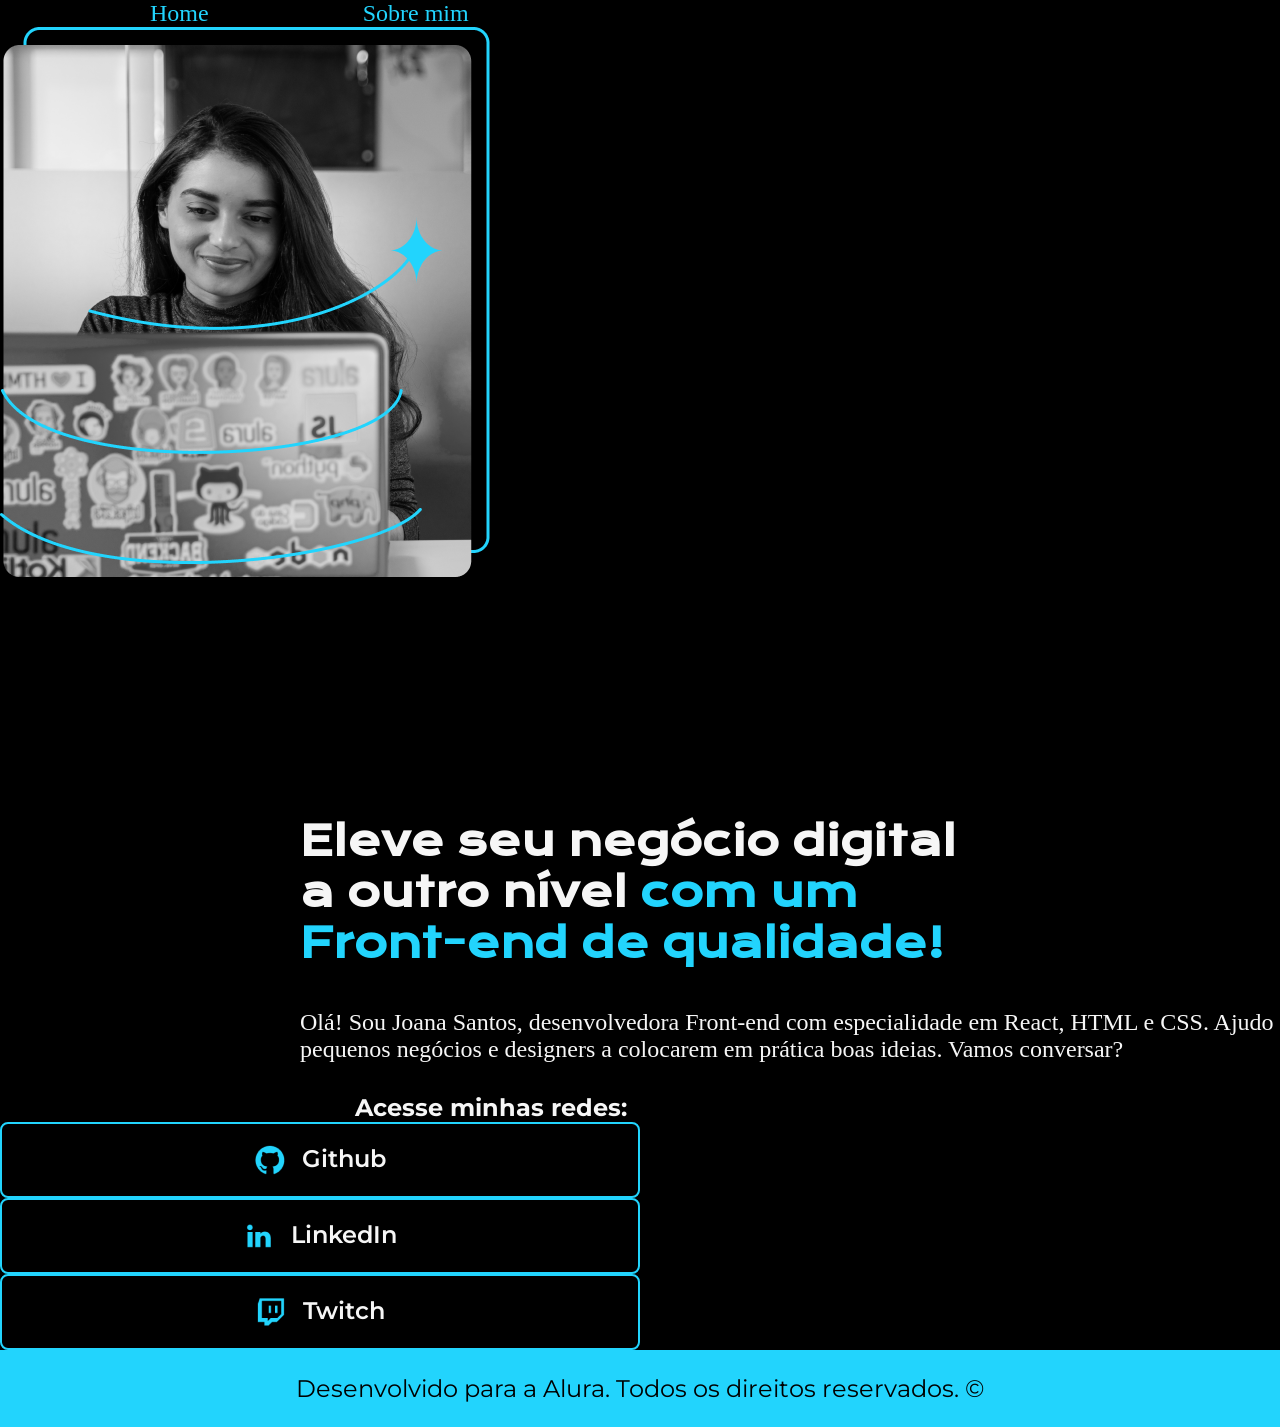
<file: ProjetoPortifolio/index.html>
<!DOCTYPE html>
<html lang="pt-br">
<head>
    <meta charset="UTF-8">
    <meta name="viewport" content="width=device-width, initial-scale=1.0">
    <link rel="stylesheet" href='./style/style.css'>
    <title>Página Inicial</title>
</head>
<body>
   
    <header class="cabecalho">
        <nav class="cabecalho_navegacao">
            <a href="./index.html" class="menuLink">Home</a>
            <a href="./sobreMim.html" class="menuLink">Sobre mim</a>
        </nav>
    </header>
 
    <main>
        <img src="./image/Imagem.png" alt="Imagem da Joana">
        <div>
            <h1 class="titulo">Eleve seu negócio digital a outro nível <strong class="tituloDestaque">com um Front-end de qualidade!</strong></h1>
        </div>
 
        <p class="textoApresentacao"> Olá! Sou Joana Santos, desenvolvedora Front-end com especialidade em React, HTML e CSS. Ajudo pequenos negócios e designers a colocarem em prática boas ideias. Vamos conversar?</p>
 
 
        <div class="apresentacao_redes_links">
            <h3 class="textoRedes"> Acesse minhas redes:</h3> <!--colocar link em todas-->
            <a class="linkRede" href="https://github.com/marycrvlh"> <img src="./image/Logo Github.png" alt="Ícone Github"> Github</a>
            <a class="linkRede" href="https://www.linkedin.com/in/mariane-carvalho-dearo-5a6186300/"> <img src="./image/Logo linkedin.png" alt="Ícone LinkedIn">LinkedIn  </a>
            <a class="linkRede" href="#"> <img src="./image/Logo Twitch.png" alt="Ícone Twitch">Twitch</a>
        </div>
 
    </main>
 
<footer class="rodape">
    <p> Desenvolvido para a Alura. Todos os direitos reservados. &copy; </p></footer>
 
</body>
</html>
</file>
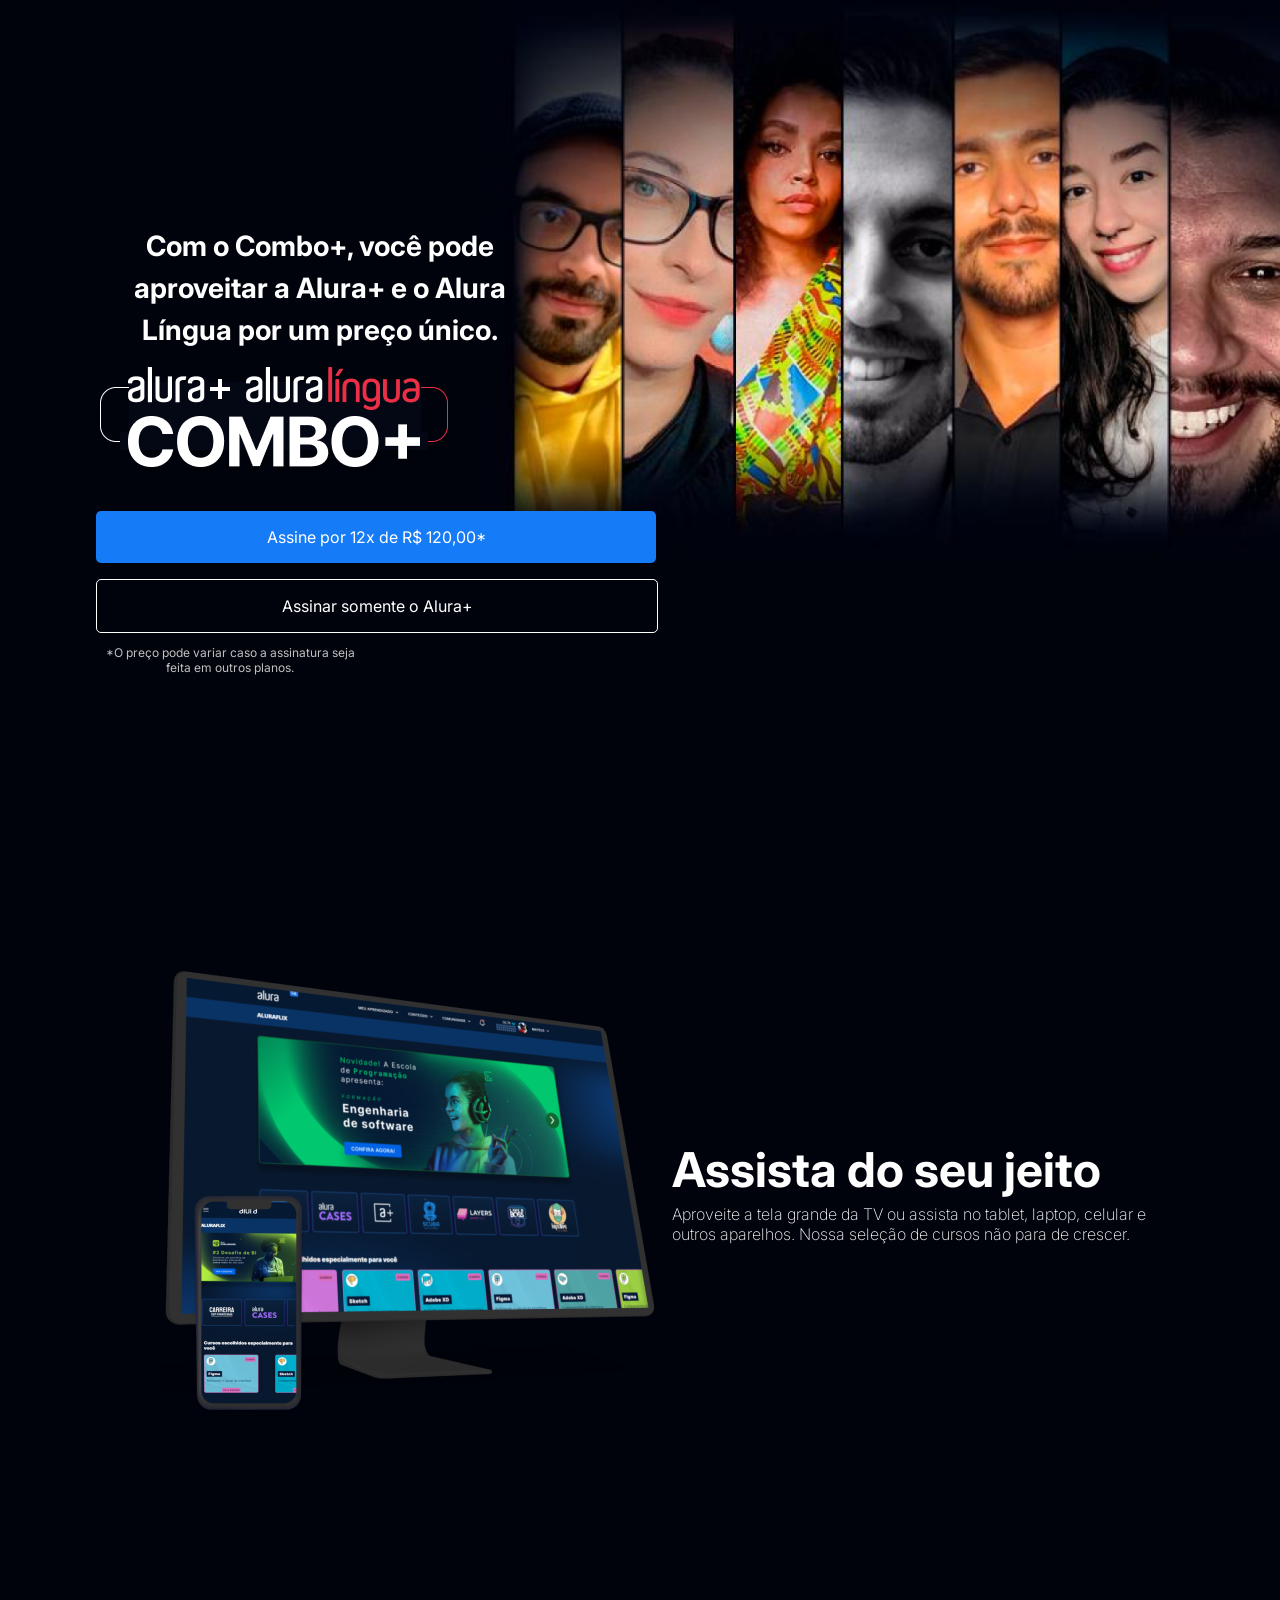
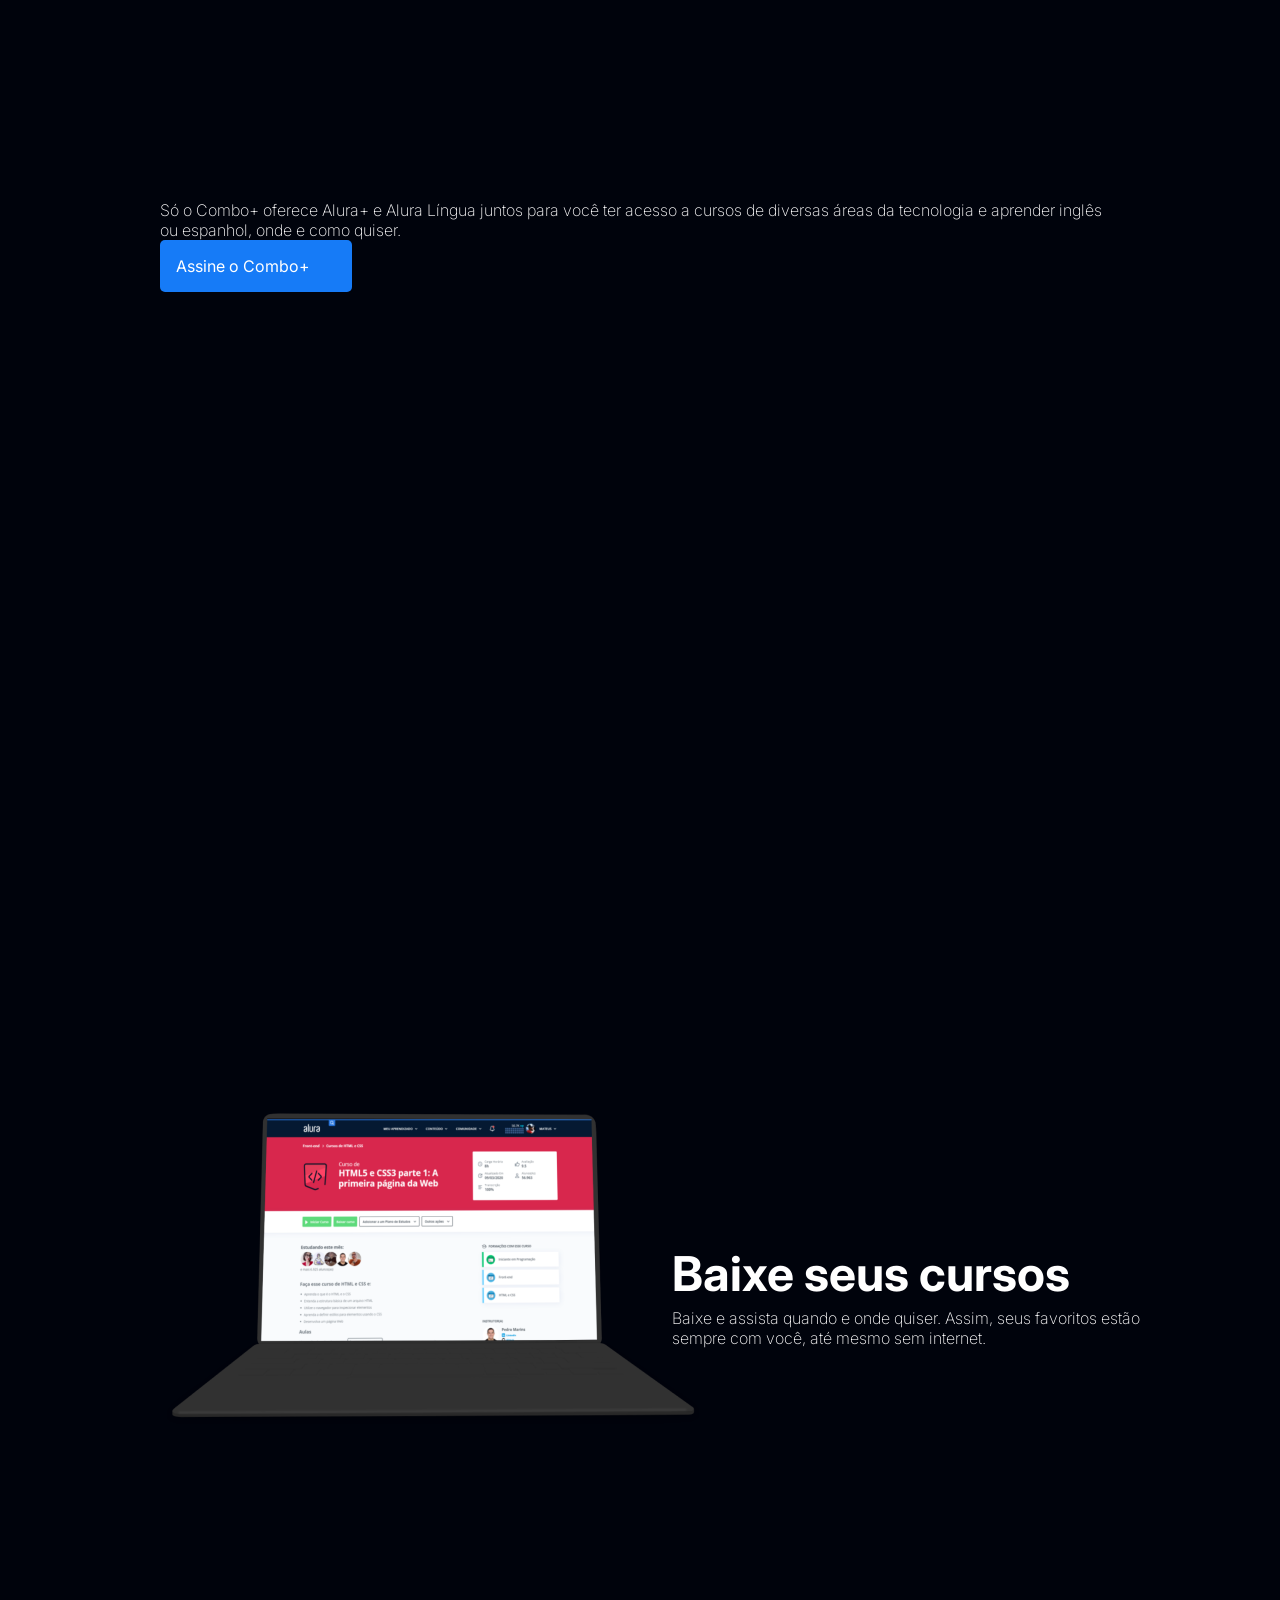
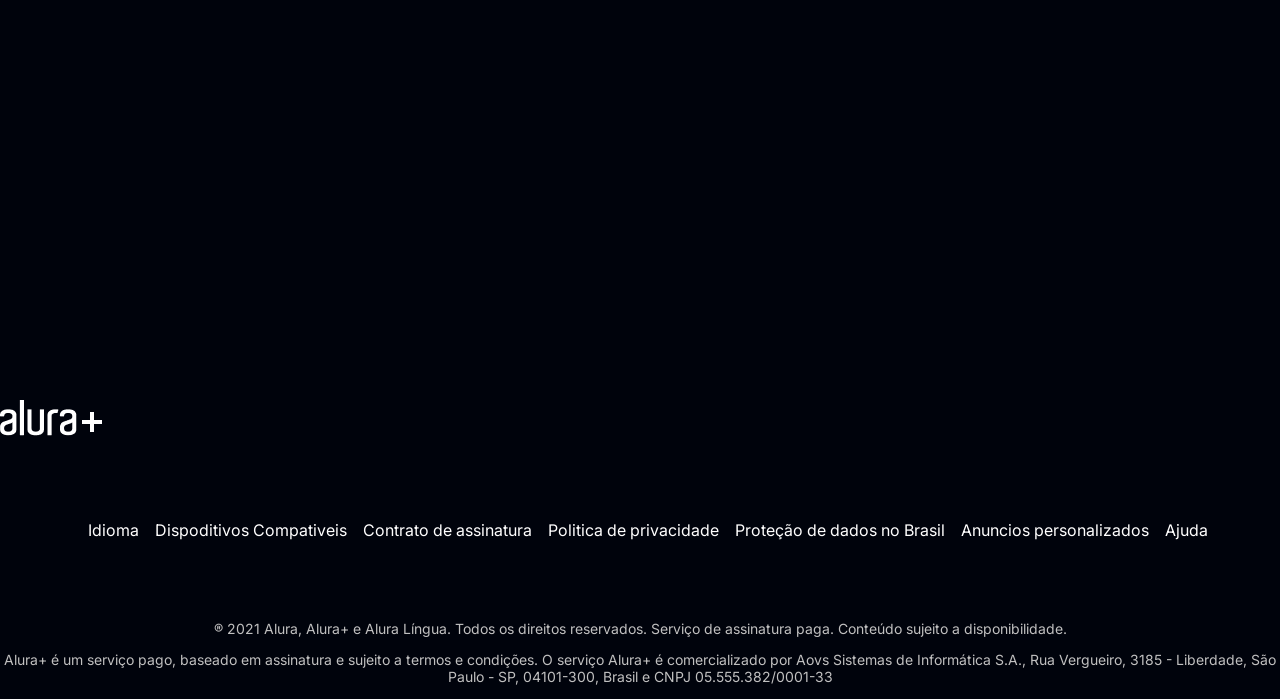
<file: .html & css/ProjetoAluraFaPage/index.html>
<!DOCTYPE html>
<html lang="pt-br">
<head>
    <meta charset="UTF-8">
    <meta name="viewport" content="width=device-width, initial-scale=1.0">
    <link rel="stylesheet" href="style/style.css">
    <title>Desktop - 2</title>
</head>
<body>
    <main>
        <section class="container containerPrincipal"> <!-- seção da parte principal-->
            <div class="containerCaixa"> <!-- criação da div principal, que vai armazenar o bloco de informações do combo + os botões-->

                <h1 class="tituloPrincipal">Com o Combo+, você pode aproveitar a Alura+
                e o Alura Língua por um preço único.</h1> <!-- titulo principal com quebra de linha-->

                <img src="./image/Combo.png" alt="Imagem de Combo+" class="containerImg"> <!-- adicionando a imagem dos combos-->

                <a href="#" class="containerBotao"> Assine por 12x de R$ 120,00* </a> <!-- colocando os botões-->
                <a href="#" class="containerBotaoSecundario"> Assinar somente o Alura+ </a>

                <p class="avisoPreco">*O preço pode variar caso a assinatura seja feita em outros planos.</p>

            </div>
        </section>

        <section class="container containerSecundario">
            <img src="./image/Plataformas.png" alt="Um monitor e um celular com a Plataforma da Alura" class="secundarioImagem">

            <div class="containerDescricao">
                <h2 class="descricaoTitulo">Assista do seu jeito</h2>

                <p class="descricaoConteudo">Aproveite a tela grande da TV ou assista no tablet, laptop, celular e outros aparelhos. Nossa seleção de cursos não para de crescer.</p>

            </div>
        </section>

        <section class="container containerTerciario">


            <div class="containerDescricao">
                
                <h2 class="descricaoConteudo"> Só o Combo+ oferece Alura+ e Alura Língua juntos para você ter acesso a cursos de diversas áreas da tecnologia e aprender inglês ou espanhol, onde e como quiser.</h2>
                
                <a href="#" class="containerBotao botaoAssineCombo"> Assine o Combo+ </a>

                <img src="./image/Telas.png" alt="Imagem da tela dentro da Plataforma" class="terciarioImagem">

            </div>

        </section>

          <section class="container containerSecundario">
            <img src="./image/Notebook.png" alt="Imagem de um Notebook" class="secundarioImagem">

            <div class="containerDescricao containerNotebook">
                <h2 class="descricaoTitulo">Baixe seus cursos</h2>

                <p class="descricaoConteudo">Baixe e assista quando e onde quiser. Assim, seus favoritos estão sempre com você, até mesmo sem internet.

            </div>
        </section>
    </main>

    <footer class="rodape">
        <img src="./image/Logo.png" alt="Logo da Alura +" class="logoAlura">

        <ul class="rodapeLista">
            <li class="rodapeLink">
                <a href="#">Idioma</a>
            </li>

            <li class="rodapeLink">
                <a href="#">Dispoditivos Compativeis</a>
            </li>

            <li class="rodapeLink">
                <a href="#">Contrato de assinatura</a>
            </li>

            <li class="rodapeLink">
                <a href="#">Politica de privacidade</a>
            </li>

            <li class="rodapeLink">
                <a href="#">Proteção de dados no Brasil</a>
            </li>

            <li class="rodapeLink">
                <a href="#">Anuncios personalizados</a>
            </li>

            <li class="rodapeLink">
                <a href="#">Ajuda</a>
            </li>
        </ul>

        <P class="textoRodape">® 2021 Alura, Alura+ e Alura Língua. Todos os direitos reservados. Serviço de assinatura paga. Conteúdo sujeito a disponibilidade. </P>

        <p class="textoRodape">Alura+ é um serviço pago, baseado em assinatura e sujeito a termos e condições. O serviço Alura+ é comercializado por Aovs Sistemas de Informática S.A., Rua Vergueiro, 3185 - Liberdade, São Paulo - SP, 04101-300, Brasil e CNPJ 05.555.382/0001-33</P>

    </footer>

</body>
</html>
</file>
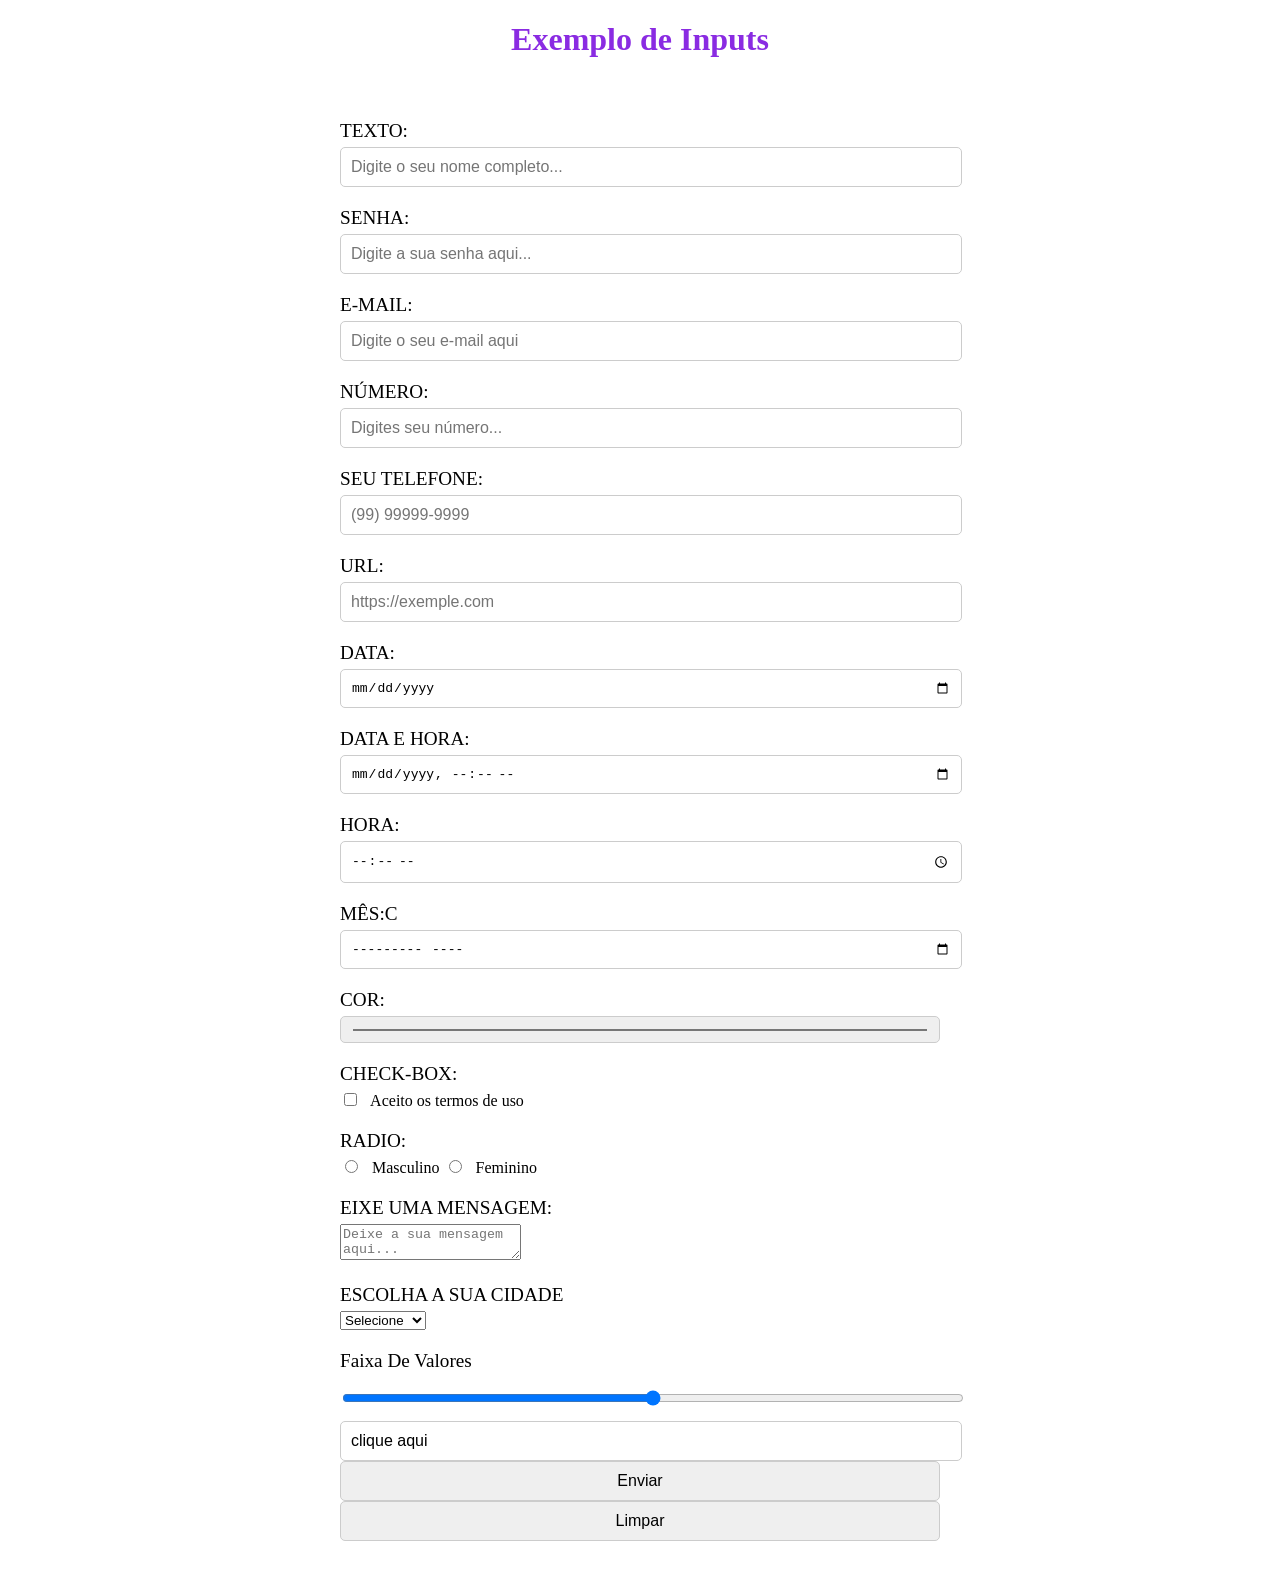
<file: Tipos de Inputs/inputs.html>
<!DOCTYPE html>
<html lang="pt-br">
<head>
    <meta charset="UTF-8">
    <meta name="viewport" content="width=device-width, initial-scale=1.0">
    <link rel="stylesheet" href="./style.css">
    <title>Exemplo de Inputs</title>
</head>
<body>
    <h1> Exemplo de Inputs </h1>
    <form>
        <label> TEXTO: </label>
        <input type="text" placeholder="Digite o seu nome completo...">
        
        <label> SENHA: </label>
        <input type="password" placeholder="Digite a sua senha aqui...">
        
        <label> E-MAIL: </label>
        <input type="email" placeholder="Digite o seu e-mail aqui">

        <label> NÚMERO: </label>
        <input type="number" placeholder="Digites seu número...">

        <label> SEU TELEFONE: </label>
        <input type="tel" placeholder="(99) 99999-9999">

        <label> URL: </label>
        <input type="url" placeholder="https://exemple.com">

        <label> DATA: </label>
        <input type="date" placeholder="DD/MM/AAAA">

        <label> DATA E HORA: </label>
        <input type="datetime-local" placeholder="DD/MM/AAAA HH:MM:SS">

        <label> HORA: </label>
        <input type="time" placeholder="hh:mm:hhhh">

        <label> MÊS:C</label>
        <input type="month" placeholder="mm/aaaa">

        <label> COR: </label>
        <input type="color">

        <label> CHECK-BOX: </label>
        <input type="checkbox"> Aceito os termos de uso

        <label> RADIO: </label>
        <input type="radio" name="genero" value="M"> Masculino
        <input type="radio" name="genero" value="F"> Feminino

        <label> EIXE UMA MENSAGEM:</label>
        <textarea placeholder="Deixe a sua mensagem aqui..."></textarea>

        <!-- Lista suspensa -->
         <label> ESCOLHA A SUA CIDADE </label>
         <select>
            <option value="">Selecione</option>
            <option value="opcao1"> Piracicaba </option>
            <option value="opcao2"> Americana </option>
            <option value="opcao3"> Campinas </option>
        </select>

        <!-- faixa de valores-->
        <label> Faixa De Valores</label>
        <input type="range" max="100" min="0" value="50">

        <!-- botão de alerta -->
        <input type="" onclick="alert('meu teste')" value="clique aqui"> 

        <div class="buttons">
            <input type="submit" value="Enviar">
            <input type="reset" value="Limpar">
        </div>
    </form>
</body>
</html>
</file>
<file: ProjetoPortifolio/style/style.css>
@import url('https://fonts.googleapis.com/css2?family=Montserrat:ital,wght@0,100..900;1,100..900&display=swap');
@import url('https://fonts.googleapis.com/css2?family=Krona+One&display=swap');
 
 
:root{
    --cor-primaria: #000000;
    --cor-secundaria: #F6F6F6;
    --cor-terciaria: #22D4FD;
    --cor-hover: #272727;
    --fonte-primaria: 'Krona One', sans-serif;
    --fonte-secundaria:'Montserrat', sans-serif;
}
 
*{
    margin: 0;
    padding: 20;
    box-sizing: border-box;
}
 
html,body{
    height: 100%;
}
 
main{
    flex: 1;
}
 
 
body{
    background-color: var(--cor-primaria);
    flex-direction: column;
    display: flex;
}
 
nav a{
    color: var(--cor-terciaria);
    font: var(--fonte-secundaria);
    text-decoration: none;
    margin-top: 100px;
    font-size: 1.5rem;
    padding-top: 40px;
    padding-left: 150px;
}
 
nav a:hover{
    color: var(--cor-terciaria);
}
 
.apresentacao_redes_links{
    font: var(--fonte-secundaria);
    font-size: 1.5rem;
    color: var(--cor-terciaria);
    text-decoration: none;
}
 
.fotoPerfil{
    display: flex;
    padding: 50px;
    margin: 200px;
    margin-left: 300px;
    height: 550px;
    width: 488px;
    float: right;
}
 
h1{
    color: var(--cor-secundaria);
    font-family: var(--fonte-primaria);
    padding-right: 300px;
    padding-left: 300px;
    margin-top: 235px;
    font-size: 2.5rem;
}
 
.tituloDestaque{
    color: var(--cor-terciaria);
}
 
.textoApresentacao{
    font: var(--fonte-secundaria);
    color: var(--cor-secundaria);
    margin-top: 40px;
    font-size: 1.5rem;
    padding-left: 300px;
}
 
.textoRedes{
    color:var(--cor-secundaria);
    font-size: 1.5rem;
    font-family: var(--fonte-secundaria);
    padding-left: 355px;
    padding-top: 30px;
}
 
 
.linkRede{
    display: flex;
    justify-content: center;
    gap: 16px;
    border: 2px solid var(--cor-terciaria);
    width: 50%;
    border-radius: 8px;
    padding: 20px 0px;
    font-size: 1.5rem;
    font-weight: 600;
    color: var(--cor-secundaria);
    text-decoration: none;
    font-family: var(--fonte-secundaria);
}
 
.nomeRede :hover{
    background-color: var(--cor-hover);
}
 
footer{
    color: var(--cor-primaria);
    background-color: var(--cor-terciaria);
    padding: 24px;
    text-align: center;
    font-family: var(--fonte-secundaria);
    font-size: 1.5rem;
    font-weight: 400;
}
 

/*responsividade*/
@media (max-width: 1200px){
    .cabecalho{
        padding: 10%;
    }
    .cabecalho_menu{
        justify-content: center;
    }
    .apresentacao{
        flex-direction: column-reverse;
        padding: 10%;
    }
    .apresentacao_conteudo{
        width: auto;
    }
}
</file>
<file: .html & css/ProjetoAluraFaPage/style/style.css>
@import url('https://fonts.googleapis.com/css2?family=Inter:ital,opsz,wght@0,14..32,100..900;1,14..32,100..900&display=swap'); /*fonte Inter*/

:root{
    --fonte-principal: 'Inter', sans-serif;
    --fonte-size-principal: 16px;
    --botao-azul: #167BF7;
    --botao-azul-efeito: #3c92fa;
    --branco-principal: #FFFFFF;
    --branco-secundario:#F9F9F9;
    --cinza-secundario: #C0C0C0;
    --cor-de-fundo:#00030C;
}

*{
    margin: 0;
    padding: 0;
}

body{
    background-color: var(--cor-de-fundo);
    color: var(--branco-principal);
    font-family: var(--fonte-principal);
    font-size: var(--fonte-size-principal);
}

/*estilização da página inteira*/
.container{
    height: 100vh; /*vertical e horizontal*/
    display: grid; /*colunas/blocos de conteúdo dentro da página, identifica o comportamento de uma página*/
    grid-template-columns: 50% 50%;
}

/*esrilização do fundo da primeira seção*/
.containerPrincipal{
    background-image: url("../image/Background.png"); /*o dois pontos serve para obrigar o comando a achar a pasta, pois ele está dentro de um arquivo, que por sua vez está dentro de uma pasta*/
    background-repeat: no-repeat; /*não deixa que a imagem fique espelhada*/
    background-size: contain;
    align-items: center;
    text-align: center;
}

.containerCaixa{
    margin: 0 6rem; /* 1 rem = 16 pixels // 1 em = 12 pixels (tamanho de fonte) */
}

.tituloPrincipal{
    color: var(--cor-secundaria);
    font-family: var(--fonte-principal);
    text-align: center;
    font-size:  28px;
    font-weight: 700;
    line-height: 1.5em;
    max-width: 20em;
}

.containerImg{
    margin: 1em 12em 2em 0em;
}

.containerBotao{
    background-color: var(--botao-azul);
    border-radius: 5px;
    padding: 1em;
    color: var(--branco-principal);
    display: block;
    text-decoration: none;
    width: 33rem;
    font-size: var(--fonte-size-principal);
    font-weight: 400;
    margin-bottom: 1em;
}

.containerBotao:hover{
    background-color: var(--botao-azul-efeito);
}

.containerBotaoSecundario{
    border-radius: 5px;
    padding: 1em;
    width: 33rem;
    color: var(--branco-principal);
    display: block;
    text-decoration: none;
    border: 1px solid var(--branco-principal);
}

.avisoPreco{
    font-size: 12px;
    color: var(--cinza-secundario);
    margin-top: 1em;
    margin-right: 15em;
}

/*estilização da segunda seção*/

.containerSecundario{
    width: 80%;
    margin: 0 10em;
}

.descricaoTitulo{
    font-family: var(--fonte-principal);
    font-size:  48px;
    font-weight: 700;
    margin-bottom: 0.1em;
    margin-top: 5em;
}

.descricaoConteudo{
    font-family: var(--fonte-principal);
    font-size: var(--fonte-size-principal);
    font-weight: 200;
    max-width: 60em;
}


/*estilização da terceira seção*/

.containerTerciario{
    width: 80%;
    margin: 0 10em;
    display: flex;
    justify-content: space-between;
    align-items: left;
   
}

.terciarioImagem{
    align-items: right;
    margin: 0em 0em 0em 70em;

}


.botaoAssineCombo{
    width: 10rem;
    font-size: var(--fonte-size-principal);
    font-weight: 400;
    margin-bottom: 1em;
}

/*estilização da quarta seção*/

.containerNotebook{
    margin-top: -6em;
}


.dispositivos{
    text-align: center;
}

.dispositivosTitulo{
    font-size: 48px;
    color: var(--branco-principal);
    text-align: center;
}

.dispositivosLista{
    display: flex;
    justify-content: center;
    list-style-type: none;
    margin: 5em 0em;
}

.dispositivosLista h3{
    font-size: 32px;
    color: var(--branco-principal);
}

.logoAlura{
   margin: auto;
   text-align: center;
}

.rodapeLista{
    display: flex;
    justify-content: center;
    list-style-type: none;
    margin: 5em 0em;
}

.rodapeLink a{
    text-decoration: none;
    color: var(--branco-principal);
    margin-left:  1em;
}


.textoRodape{
    margin: 1em 0em;
    color: var(--cinza-secundario);
    font-size: 14px;
    text-align: center;
}

.rodape{
    margin: auto;
}
</file>
<file: Tipos de Inputs/style.css>
h1{
    text-align: center;
    color: blueviolet;
}


form{
    max-width: 600px;
    margin: auto;
    padding: 20px;
}

label{
    display: block;
    margin: 20px 0px 5px;
    font-size: 1.2rem;
}

input{
    width: 100%;
    padding: 10px;
    font-size: 1em;
    border: 1px solid #ccc;
    border-radius: 5px;
}

input[type="checkbox"], input[type="radio"]{
    width: auto;
    margin-right: 10px;
}
</file>
